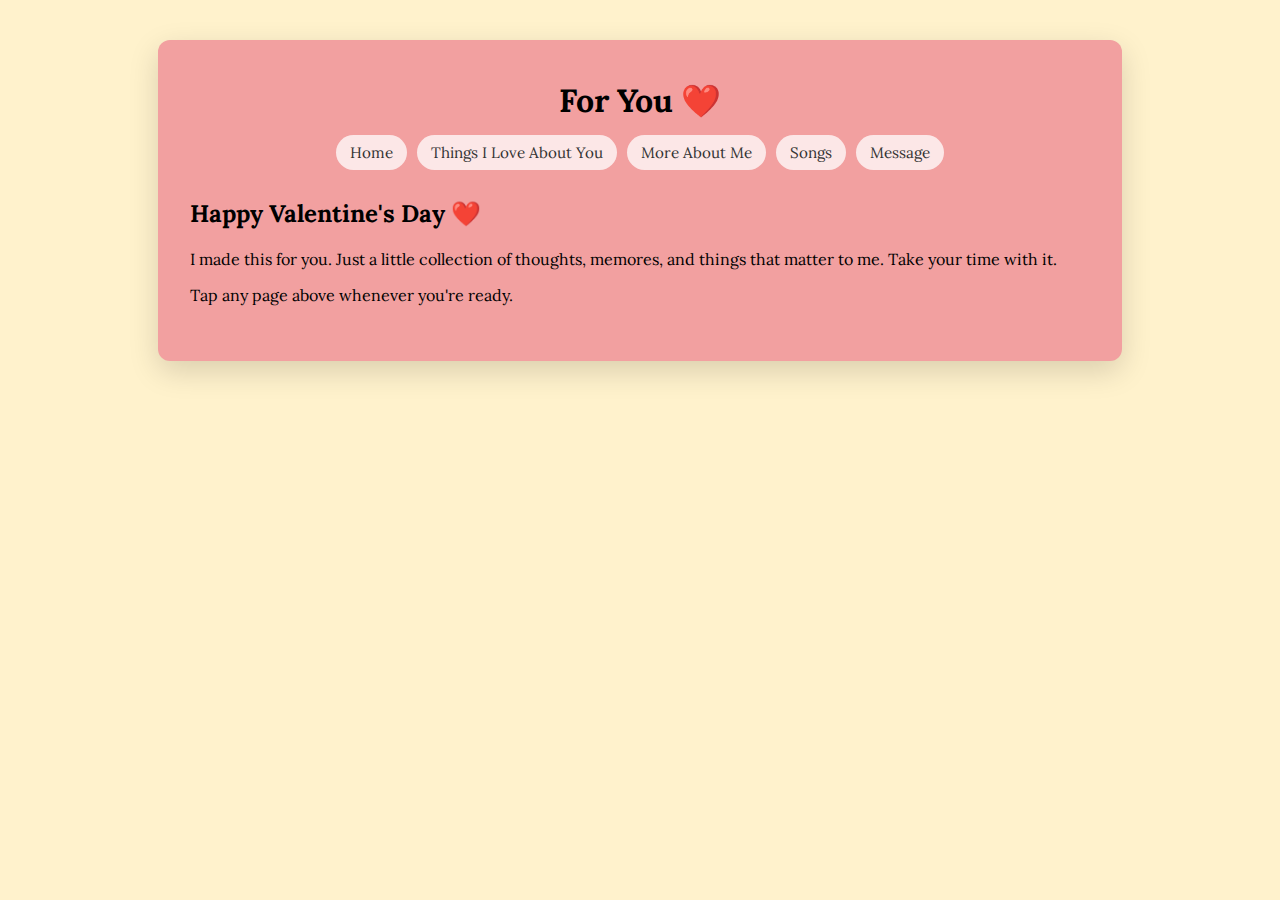
<file: index.html>
<!DOCTYPE html>
<html lang="en">
<head>
    <meta charset="UTF-8">
    <meta name="viewport" content="width=device-width, initial-scale=1.0">
    <title>Valentine's Day ❤️</title>
    <link rel="stylesheet" href="css/styles.css">
    <link rel="preconnect" href="https://fonts.googleapis.com">
    <link rel="preconnect" href="https://fonts.gstatic.com" crossorigin>
    <link href="https://fonts.googleapis.com/css2?family=Lora:wght@400;600&display=swap" rel="stylesheet">
</head>

<body>
    <div class="page">

        <header>
            <h1>For You ❤️</h1>
            <nav class="tabs">
                <a href="index.html" >Home</a>
                <a href="pages/things-i-love.html">Things I Love About You</a>
                <a href="pages/more-about-me.html">More About Me</a>
                <a href="pages/songs.html">Songs</a>
                <a href="pages/message.html">Message</a>
            </nav>
        </header>

        <main>
            <h2 class="home-title">Happy Valentine's Day ❤️</h2>

            <p class="intro">
                I made this for you. Just a little collection of thoughts, memores, and things that matter to me.
                Take your time with it.
            </p>

            <p class="small-note">
                Tap any page above whenever you're ready.
            </p>
        </main>
    </div>
</body>
</html>
</file>
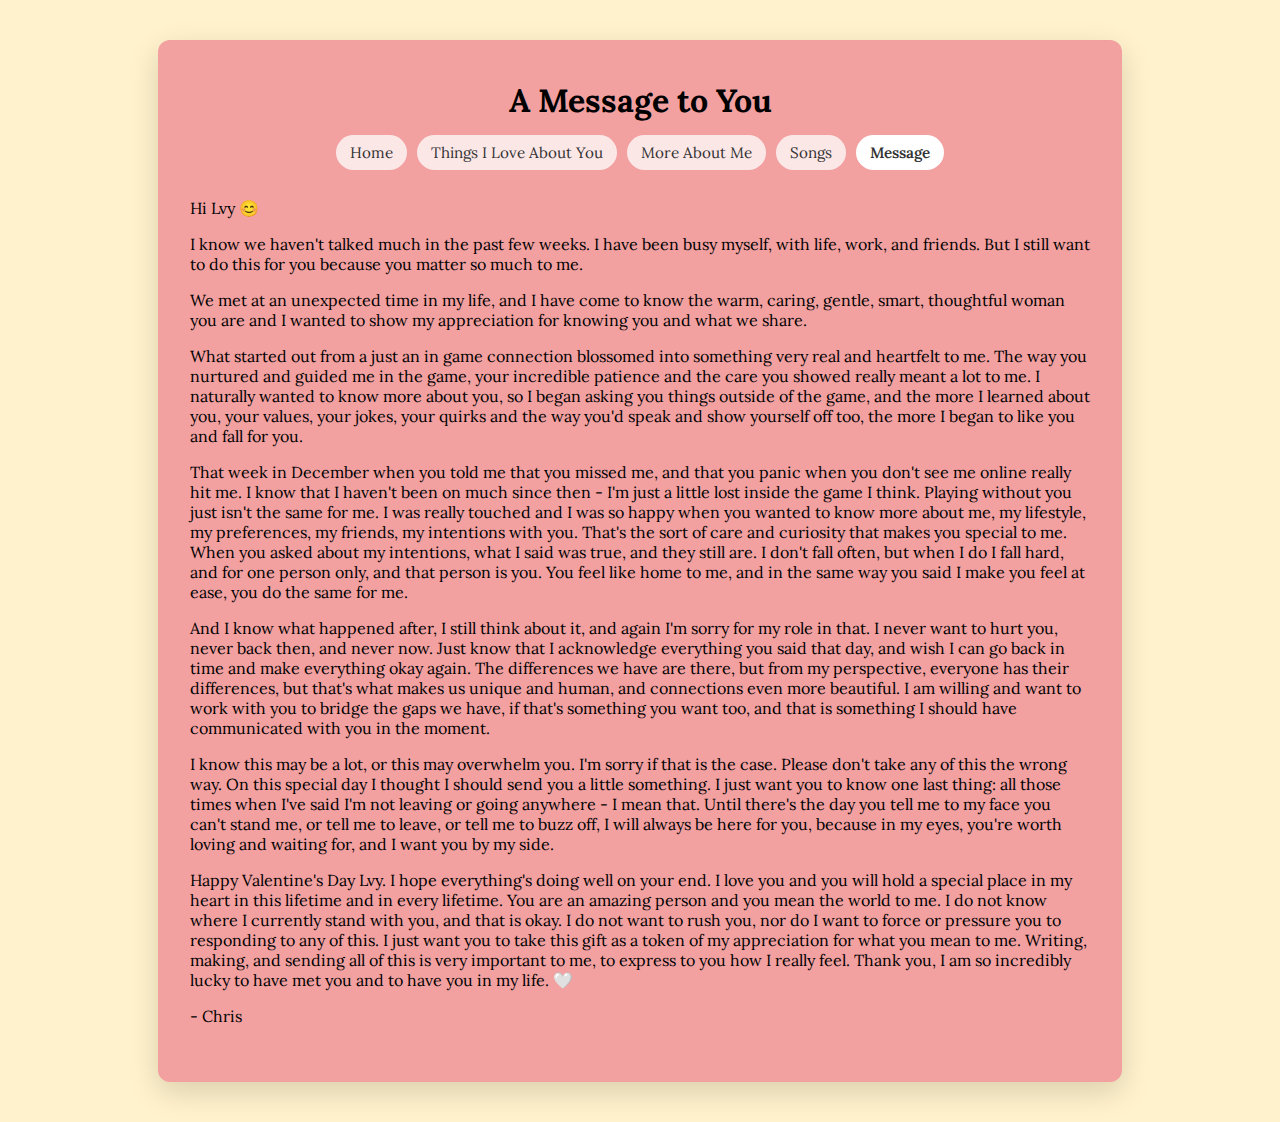
<file: pages/message.html>
<!DOCTYPE html>
<html lang="en">
<head>
    <meta charset="UTF-8">
    <meta name="viewport" content="width=device-width, initial-scale=1.0">
    <title>Valentine's Day ❤️</title>
    <link rel="stylesheet" href="../css/styles.css">
    <link rel="preconnect" href="https://fonts.googleapis.com">
    <link rel="preconnect" href="https://fonts.gstatic.com" crossorigin>
    <link href="https://fonts.googleapis.com/css2?family=Lora:wght@400;600&display=swap" rel="stylesheet">
</head>

<body>
    <div class="page">

        <header>
            <h1>A Message to You</h1>
            <nav class="tabs">
                <a href="../index.html">Home</a>
                <a href="things-i-love.html">Things I Love About You</a>
                <a href="more-about-me.html">More About Me</a>
                <a href="songs.html">Songs</a>
                <a href="message.html" class="active">Message</a>
            </nav>
        </header>

        <main>
            <section class="message">
                <p>
                    Hi Lvy 😊
                </p>

                <p>
                    I know we haven't talked much in the past few weeks. I have been busy myself, with life, work, and friends. But I still want to do this for you because you matter so much to me.
                </p>

                <p>
                    We met at an unexpected time in my life, and I have come to know the warm, caring, gentle, smart, thoughtful woman you are and I wanted to show my appreciation for knowing you and what we share.
                </p>

                <p>
                    What started out from a just an in game connection blossomed into something very real and heartfelt to me. The way you nurtured and guided me in the game, your incredible patience and the care you showed really meant a lot to me. I naturally wanted to know more about you, so I began asking you things outside of the game, and the more I learned about you, your values, your jokes, your quirks and the way you'd speak and show yourself off too, the more I began to like you and fall for you.
                </p>

                <p>
                    That week in December when you told me that you missed me, and that you panic when you don't see me online really hit me. I know that I haven't been on much since then - I'm just a little lost inside the game I think. Playing without you just isn't the same for me. I was really touched and I was so happy when you wanted to know more about me, my lifestyle, my preferences, my friends, my intentions with you. That's the sort of care and curiosity that makes you special to me. When you asked about my intentions, what I said was true, and they still are. I don't fall often, but when I do I fall hard, and for one person only, and that person is you. You feel like home to me, and in the same way you said I make you feel at ease, you do the same for me.
                </p>

                <p>
                    And I know what happened after, I still think about it, and again I'm sorry for my role in that. I never want to hurt you, never back then, and never now. Just know that I acknowledge everything you said that day, and wish I can go back in time and make everything okay again. The differences we have are there, but from my perspective, everyone has their differences, but that's what makes us unique and human, and connections even more beautiful. I am willing and want to work with you to bridge the gaps we have, if that's something you want too, and that is something I should have communicated with you in the moment.
                </p>

                <p>
                    I know this may be a lot, or this may overwhelm you. I'm sorry if that is the case. Please don't take any of this the wrong way. On this special day I thought I should send you a little something. I just want you to know one last thing: all those times when I've said I'm not leaving or going anywhere - I mean that. Until there's the day you tell me to my face you can't stand me, or tell me to leave, or tell me to buzz off, I will always be here for you, because in my eyes, you're worth loving and waiting for, and I want you by my side.
                </p>

                <p>
                    Happy Valentine's Day Lvy. I hope everything's doing well on your end. I love you and you will hold a special place in my heart in this lifetime and in every lifetime. You are an amazing person and you mean the world to me. I do not know where I currently stand with you, and that is okay. I do not want to rush you, nor do I want to force or pressure you to responding to any of this. I just want you to take this gift as a token of my appreciation for what you mean to me. Writing, making, and sending all of this is very important to me, to express to you how I really feel. Thank you, I am so incredibly lucky to have met you and to have you in my life. 🤍
                </p>

                <p class="signature">
                    - Chris
                </p>
            </section>
        </main>
    </div>
</body>
</html>
</file>
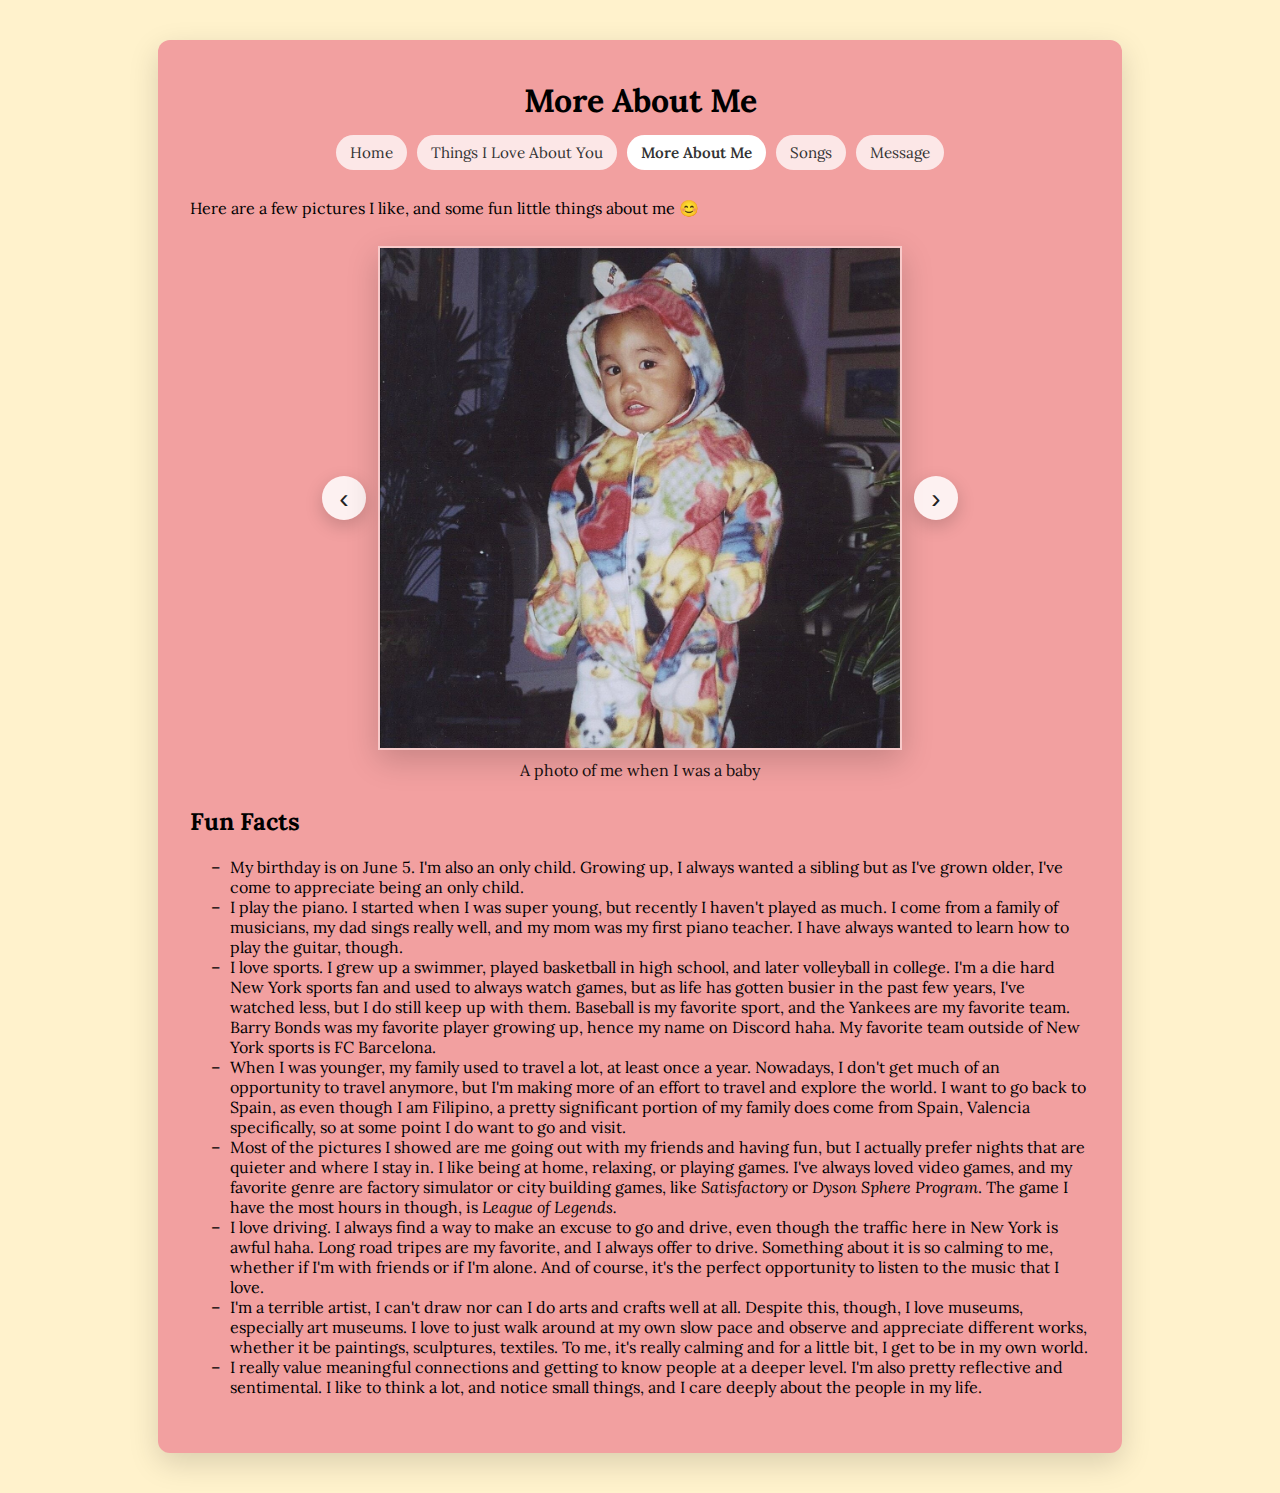
<file: pages/more-about-me.html>
<!DOCTYPE html>
<html lang="en">
<head>
    <meta charset="UTF-8">
    <meta name="viewport" content="width=device-width, initial-scale=1.0">
    <title>Valentine's Day ❤️</title>
    <link rel="stylesheet" href="../css/styles.css">
    <link rel="preconnect" href="https://fonts.googleapis.com">
    <link rel="preconnect" href="https://fonts.gstatic.com" crossorigin>
    <link href="https://fonts.googleapis.com/css2?family=Lora:wght@400;600&display=swap" rel="stylesheet">
</head>

<body>
    <div class="page">

        <header>
            <h1>More About Me</h1>
            <nav class="tabs">
                <a href="../index.html">Home</a>
                <a href="things-i-love.html">Things I Love About You</a>
                <a href="more-about-me.html" class="active">More About Me</a>
                <a href="songs.html">Songs</a>
                <a href="message.html">Message</a>
            </nav>
        </header>

        <main>
            <p class="intro">
                Here are a few pictures I like, and some fun little things about me 😊
            </p>

            <div class="slideshow" aria-label="Photo Slideshow">
                <button class="arrow" id="prev" type="button" aria-label="Previous Photo">‹</button>

                <div class="slide-frame">
                    <img id="slide" src="../images/me1.jpg" alt="Photo of me" loading="lazy"/>
                </div>

                <button class="arrow" id="next" type="button" aria-label="Next Photo">›</button>
            </div>

            <p class="caption" id="caption"></p>

            <h2>Fun Facts</h2>
            <ul class="fun-facts">

                <li>My birthday is on June 5. I'm also an only child. Growing up, I always wanted a sibling but as I've grown older, I've come to appreciate being an only child.</li>

                <li>I play the piano. I started when I was super young, but recently I haven't played as much. I come from a family of musicians, my dad sings really well, and my mom was my first piano teacher. I have always wanted to learn how to play the guitar, though.</li>

                <li>I love sports. I grew up a swimmer, played basketball in high school, and later volleyball in college. I'm a die hard New York sports fan and used to always watch games, but as life has gotten busier in the past few years, I've watched less, but I do still keep up with them. Baseball is my favorite sport, and the Yankees are my favorite team. Barry Bonds was my favorite player growing up, hence my name on Discord haha. My favorite team outside of New York sports is FC Barcelona.</li>

                <li>When I was younger, my family used to travel a lot, at least once a year. Nowadays, I don't get much of an opportunity to travel anymore, but I'm making more of an effort to travel and explore the world. I want to go back to Spain, as even though I am Filipino, a pretty significant portion of my family does come from Spain, Valencia specifically, so at some point I do want to go and visit.</li>

                <li>Most of the pictures I showed are me going out with my friends and having fun, but I actually prefer nights that are quieter and where I stay in. I like being at home, relaxing, or playing games. I've always loved video games, and my favorite genre are factory simulator or city building games, like <em>Satisfactory</em> or <em>Dyson Sphere Program</em>. The game I have the most hours in though, is <em>League of Legends.</em></li>

                <li>I love driving. I always find a way to make an excuse to go and drive, even though the traffic here in New York is awful haha. Long road tripes are my favorite, and I always offer to drive. Something about it is so calming to me, whether if I'm with friends or if I'm alone. And of course, it's the perfect opportunity to listen to the music that I love.</li>

                <li>I'm a terrible artist, I can't draw nor can I do arts and crafts well at all. Despite this, though, I love museums, especially art museums. I love to just walk around at my own slow pace and observe and appreciate different works, whether it be paintings, sculptures, textiles. To me, it's really calming and for a little bit, I get to be in my own world.</li>

                <li>I really value meaningful connections and getting to know people at a deeper level. I'm also pretty reflective and sentimental. I like to think a lot, and notice small things, and I care deeply about the people in my life.</li>

            </ul>

            <script>
                const photos = [
                    { src: "../images/me1.jpg", caption: "A photo of me when I was a baby", pos: "50% 40%"},
                    { src: "../images/me2.jpg", caption: "Me and my roommates during my senior year of college"},
                    { src: "../images/me3.jpg", caption: "Me and my college friends went to the beach a fair amount, and this is one of my favorite pictures of us on the way there", pos:"50% 10%"},
                    { src: "../images/me4.jpg", caption: "This is me and one of my Korean roommates, Wesley. As you can see, I get bad Asian glow when I drink, my face is super red hahaha"},
                    { src: "../images/me5.jpg", caption: "My friends and I went to support our roommates event for Hawaii club. The food there was delicious.", pos: "20% 50%"},
                    { src: "../images/me6.jpg", caption: "Most of my college friends are a year younger than me. I visited them a year after I graduated for their graduation, and we got one last photo together. The guy with his arm around me is my other Korean roommate, Logan, who was probably my best friend my senior year."},
                    { src: "../images/me7.jpg", caption: "This is a photo Logan took of me during my graduation.", pos: "50% 60%"},
                    { src: "../images/me8.jpg", caption: "Two years ago, I was a T-Rex for Halloween! This is me in my onesie."},
                    { src: "../images/me9.jpg", caption: "A photo of me and some of my friends from home during a Christmas party."},
                    { src: "../images/me10.jpg", caption: "This is me and my best friends. The guy to the left of me with sunglasses is Stefan, my best friend. The girl in the front with the brown shirt and white shorts is Janielle, to her right is Annie, and the girl crouched is Joanna. These are my cloest friends. The other two guys to the right of me are Ethan (left) and Rafi (right), and the other girl all the way to the left is Andrea. We've all known each other since middle school, so over 13 years now!"},
                    { src: "../images/me11.jpg", caption: "Me and Stefan laughing during Secret Santa last year, with Annie taking a picture of us."},
                    { src: "../images/me12.jpg", caption: "Me a few years ago during Oktoberfest (I did not drink all of these beers by the way, my friends made me hold them for the picture hahaha)"},
                ];

                let i = 0;
                const img = document.getElementById("slide");
                const cap = document.getElementById("caption");

                function render() {
                    img.src = photos[i].src;
                    cap.textContent = photos[i].caption || "";
                    img.style.objectPosition = photos[i].pos || "center";
                }

                document.getElementById("prev").addEventListener("click", () => {
                    i = (i - 1 + photos.length) % photos.length;
                    render();
                });

                document.getElementById("next").addEventListener("click", () => {
                    i = (i + 1) % photos.length;
                    render();
                });

                render();
            </script>
        </main>
    </div>
</body>
</html>
</file>
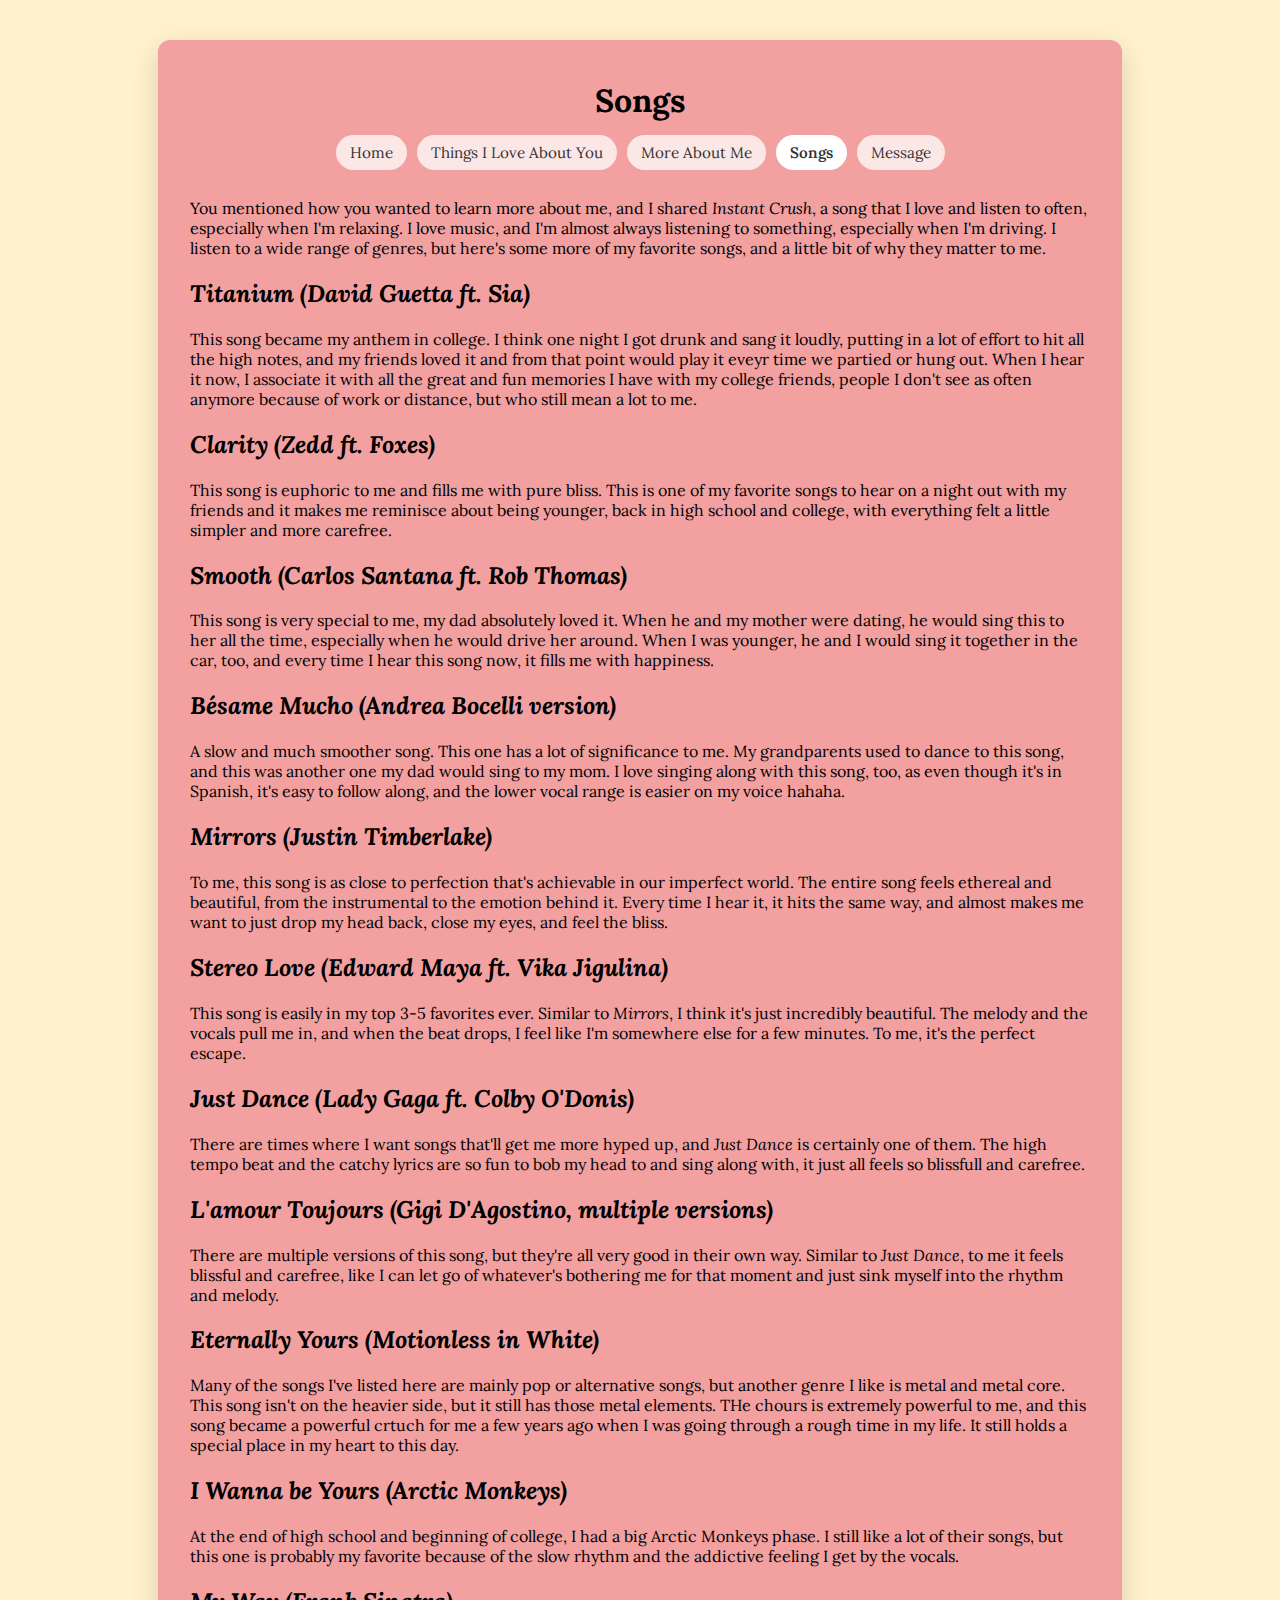
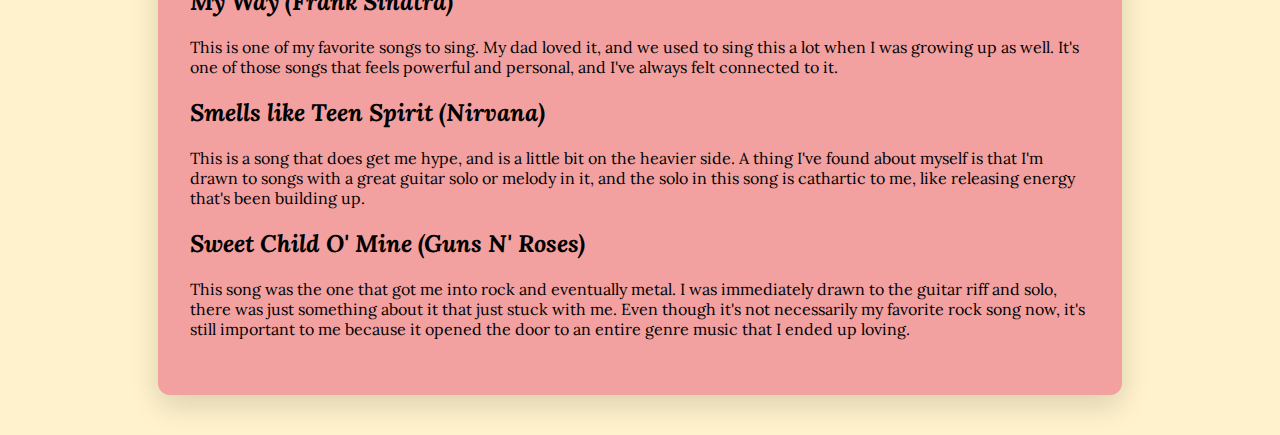
<file: pages/songs.html>
<!DOCTYPE html>
<html lang="en">
<head>
    <meta charset="UTF-8">
    <meta name="viewport" content="width=device-width, initial-scale=1.0">
    <title>Valentine's Day ❤️</title>
    <link rel="stylesheet" href="../css/styles.css">
    <link rel="preconnect" href="https://fonts.googleapis.com">
    <link rel="preconnect" href="https://fonts.gstatic.com" crossorigin>
    <link href="https://fonts.googleapis.com/css2?family=Lora:wght@400;600&display=swap" rel="stylesheet">
</head>

<body>
    <div class="page">

        <header>
            <h1>Songs</h1>
            <nav class="tabs">
                <a href="../index.html">Home</a>
                <a href="things-i-love.html">Things I Love About You</a>
                <a href="more-about-me.html">More About Me</a>
                <a href="songs.html" class="active">Songs</a>
                <a href="message.html">Message</a>
            </nav>
        </header>

        <main>
            
            <p class="intro">
                You mentioned how you wanted to learn more about me, and I shared <em>Instant Crush</em>, a song that I love and listen to often, especially when I'm relaxing. I love music, and I'm almost always listening to something, especially when I'm driving. I listen to a wide range of genres, but here's some more of my favorite songs, and a little bit of why they matter to me.
            </p>

            <section class="song">
            <h2><em>Titanium (David Guetta ft. Sia)</em></h2>
            <p>
                This song became my anthem in college. I think one night I got drunk and sang it loudly, putting in a lot of effort to hit all the high notes, and my friends loved it and from that point would play it eveyr time we partied or hung out. When I hear it now, I associate it with all the great and fun memories I have with my college friends, people I don't see as often anymore because of work or distance, but who still mean a lot to me.
            </p>
            </section>

            <section class="song">
            <h2><em>Clarity (Zedd ft. Foxes)</em></h2>
            <p>
                This song is euphoric to me and fills me with pure bliss. This is one of my favorite songs to hear on a night out with my friends and it makes me reminisce about being younger, back in high school and college, with everything felt a little simpler and more carefree.
            </p>
            </section>

            <section class="song">
            <h2><em>Smooth (Carlos Santana ft. Rob Thomas)</em></h2>
            <p>
                This song is very special to me, my dad absolutely loved it. When he and my mother were dating, he would sing this to her all the time, especially when he would drive her around. When I was younger, he and I would sing it together in the car, too, and every time I hear this song now, it fills me with happiness.
            </p>
            </section>

            <section class="song">
            <h2><em>Bésame Mucho (Andrea Bocelli version)</em></h2>
            <p>
                A slow and much smoother song. This one has a lot of significance to me. My grandparents used to dance to this song, and this was another one my dad would sing to my mom. I love singing along with this song, too, as even though it's in Spanish, it's easy to follow along, and the lower vocal range is easier on my voice hahaha.
            </p>
            </section>

            <section class="song">
            <h2><em>Mirrors (Justin Timberlake)</em></h2>
            <p>
                To me, this song is as close to perfection that's achievable in our imperfect world. The entire song feels ethereal and beautiful, from the instrumental to the emotion behind it. Every time I hear it, it hits the same way, and almost makes me want to just drop my head back, close my eyes, and feel the bliss.
            </p>
            </section>

            <section class="song">
            <h2><em>Stereo Love (Edward Maya ft. Vika Jigulina)</em></h2>
            <p>
                This song is easily in my top 3-5 favorites ever. Similar to <em>Mirrors</em>, I think it's just incredibly beautiful. The melody and the vocals pull me in, and when the beat drops, I feel like I'm somewhere else for a few minutes. To me, it's the perfect escape.
            </p>
            </section>

            <section class="song">
            <h2><em>Just Dance (Lady Gaga ft. Colby O'Donis)</em></h2>
            <p>
                There are times where I want songs that'll get me more hyped up, and <em>Just Dance</em> is certainly one of them. The high tempo beat and the catchy lyrics are so fun to bob my head to and sing along with, it just all feels so blissfull and carefree.
            </p>
            </section>

            <section class="song">
            <h2><em>L'amour Toujours (Gigi D'Agostino, multiple versions)</em></h2>
            <p>
                There are multiple versions of this song, but they're all very good in their own way. Similar to <em>Just Dance</em>, to me it feels blissful and carefree, like I can let go of whatever's bothering me for that moment and just sink myself into the rhythm and melody.
            </p>
            </section>

            <section class="song">
            <h2><em>Eternally Yours (Motionless in White)</em></h2>
            <p>
                Many of the songs I've listed here are mainly pop or alternative songs, but another genre I like is metal and metal core. This song isn't on the heavier side, but it still has those metal elements. THe chours is extremely powerful to me, and this song became a powerful crtuch for me a few years ago when I was going through a rough time in my life. It still holds a special place in my heart to this day.
            </p>
            </section>

            <section class="song">
            <h2><em>I Wanna be Yours (Arctic Monkeys)</em></h2>
            <p>
                At the end of high school and beginning of college, I had a big Arctic Monkeys phase. I still like a lot of their songs, but this one is probably my favorite because of the slow rhythm and the addictive feeling I get by the vocals.
            </p>
            </section>

            <section class="song">
            <h2><em>My Way (Frank Sinatra)</em></h2>
            <p>
                This is one of my favorite songs to sing. My dad loved it, and we used to sing this a lot when I was growing up as well. It's one of those songs that feels powerful and personal, and I've always felt connected to it.
            </p>
            </section>

            <section class="song">
            <h2><em>Smells like Teen Spirit (Nirvana)</em></h2>
            <p>
                This is a song that does get me hype, and is a little bit on the heavier side. A thing I've found about myself is that I'm drawn to songs with a great guitar solo or melody in it, and the solo in this song is cathartic to me, like releasing energy that's been building up.
            </p>
            </section>

            <section class="song">
            <h2><em>Sweet Child O' Mine (Guns N' Roses)</em></h2>
            <p>
                This song was the one that got me into rock and eventually metal. I was immediately drawn to the guitar riff and solo, there was just something about it that just stuck with me. Even though it's not necessarily my favorite rock song now, it's still important to me because it opened the door to an entire genre music that I ended up loving.
            </p>
            </section>
        </main>
    </div>
</body>
</html>
</file>
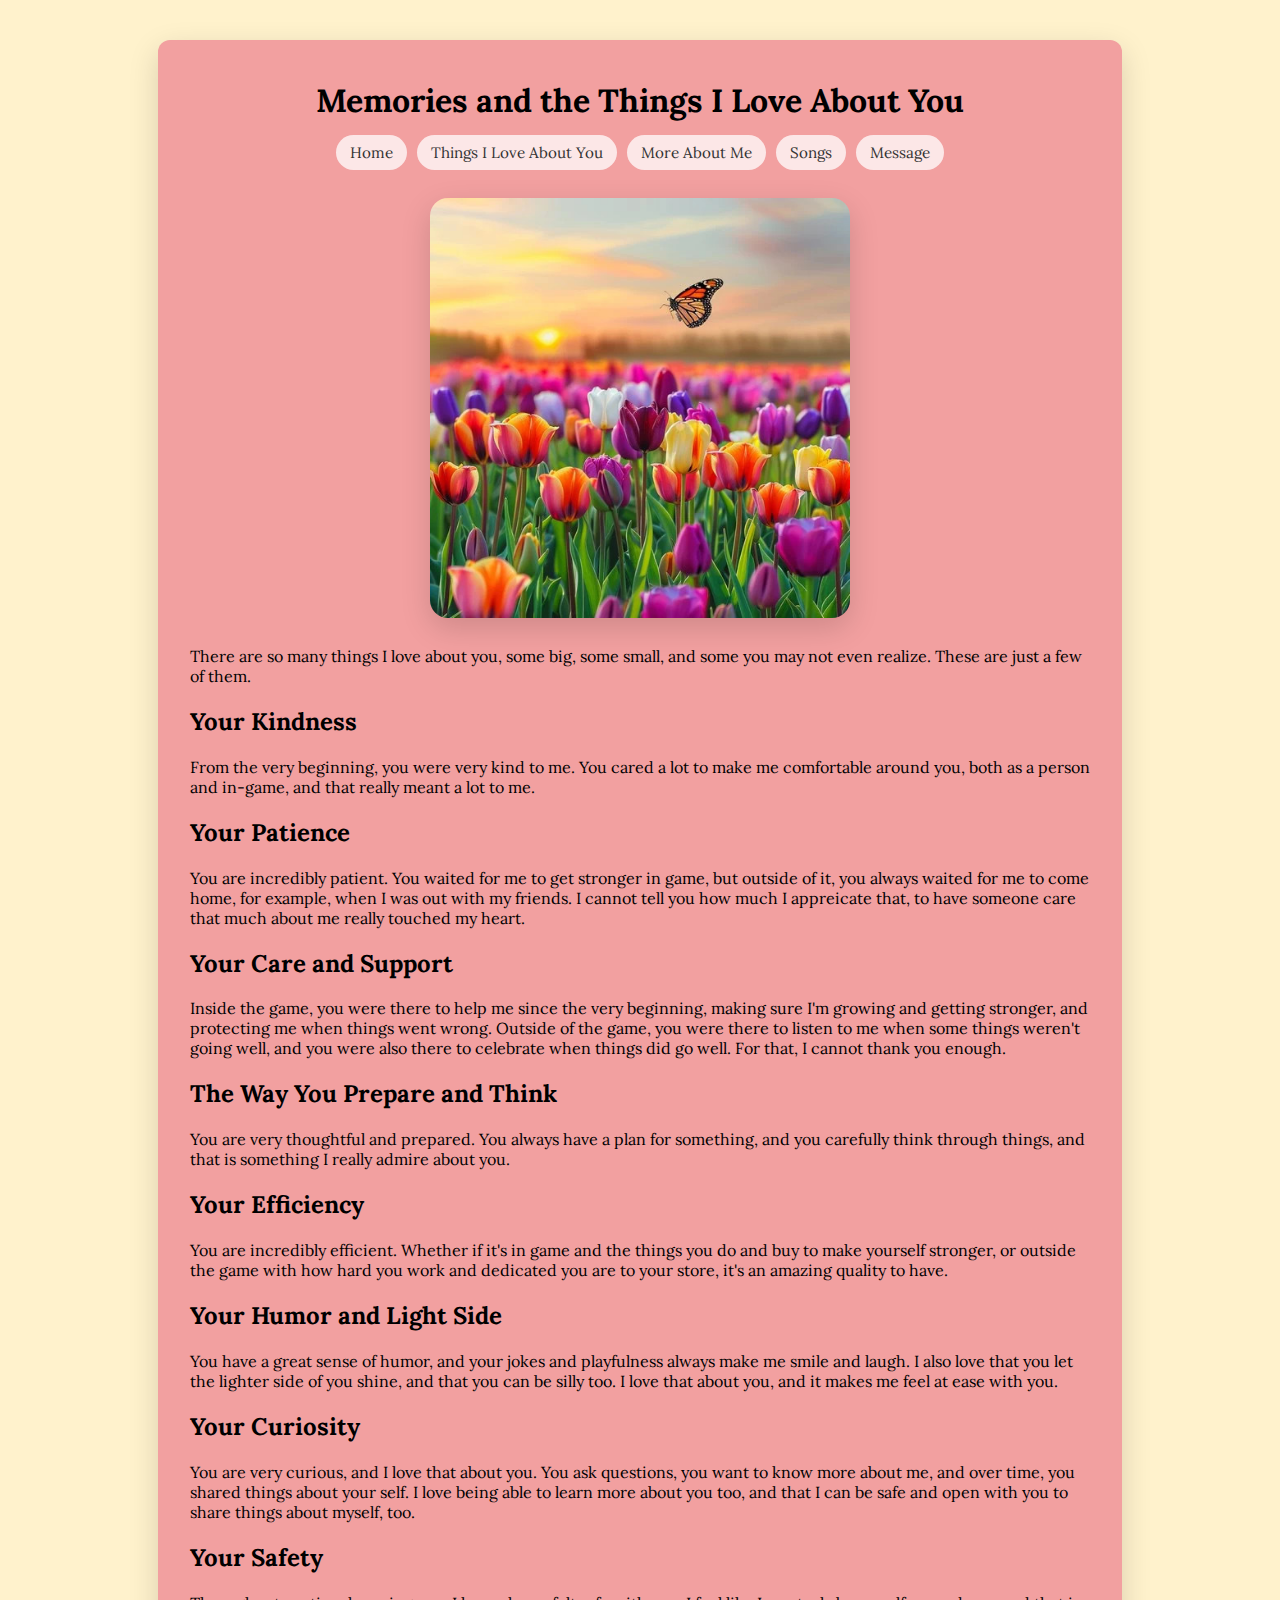
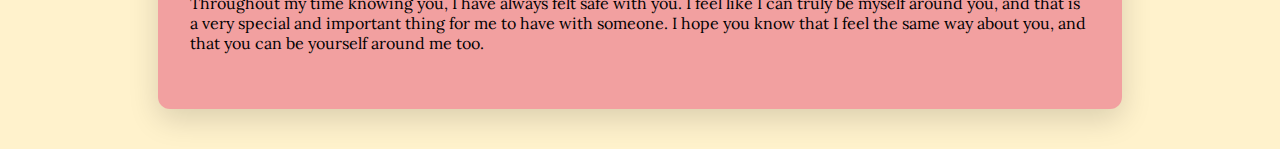
<file: pages/things-i-love.html>
<!DOCTYPE html>
<html lang="en">
<head>
    <meta charset="UTF-8">
    <meta name="viewport" content="width=device-width, initial-scale=1.0">
    <title>Valentine's Day ❤️</title>
    <link rel="stylesheet" href="../css/styles.css">
    <link rel="preconnect" href="https://fonts.googleapis.com">
    <link rel="preconnect" href="https://fonts.gstatic.com" crossorigin>
    <link href="https://fonts.googleapis.com/css2?family=Lora:wght@400;600&display=swap" rel="stylesheet">
</head>

<body>
    <div class="page">

        <header>
            <h1>Memories and the Things I Love About You</h1>
            <nav class="tabs">
                <a href="../index.html">Home</a>
                <a href="things-i-love.html" >Things I Love About You</a>
                <a href="more-about-me.html">More About Me</a>
                <a href="songs.html">Songs</a>
                <a href="message.html">Message</a>
            </nav>
        </header>

        <main>
            <img class="hero-image" src="../images/her.jpg" alt="Tulips"/>

            <p class="intro">
                There are so many things I love about you, some big, some small, and some you may not even realize. These are just a few of them.
            </p>

            <section class="love-item">
                <h2>Your Kindness</h2>
                <p>
                    From the very beginning, you were very kind to me. You cared a lot to make me comfortable around you, both as a person and in-game, and that really meant a lot to me.
                </p>

                <h2>Your Patience</h2>
                <p>
                    You are incredibly patient. You waited for me to get stronger in game, but outside of it, you always waited for me to come home, for example, when I was out with my friends. I cannot tell you how much I appreicate that, to have someone care that much about me really touched my heart.
                </p>

                <h2>Your Care and Support</h2>
                <p>
                    Inside the game, you were there to help me since the very beginning, making sure I'm growing and getting stronger, and protecting me when things went wrong. Outside of the game, you were there to listen to me when some things weren't going well, and you were also there to celebrate when things did go well. For that, I cannot thank you enough.
                </p>

                <h2>The Way You Prepare and Think</h2>
                <p>
                    You are very thoughtful and prepared. You always have a plan for something, and you carefully think through things, and that is something I really admire about you. 
                </p>

                <h2>Your Efficiency</h2>
                <p>
                    You are incredibly efficient. Whether if it's in game and the things you do and buy to make yourself stronger, or outside the game with how hard you work and dedicated you are to your store, it's an amazing quality to have.
                </p>

                <h2>Your Humor and Light Side</h2>
                <p>
                    You have a great sense of humor, and your jokes and playfulness always make me smile and laugh. I also love that you let the lighter side of you shine, and that you can be silly too. I love that about you, and it makes me feel at ease with you.
                </p>

                <h2>Your Curiosity</h2>
                <p>
                    You are very curious, and I love that about you. You ask questions, you want to know more about me, and over time, you shared things about your self. I love being able to learn more about you too, and that I can be safe and open with you to share things about myself, too.
                </p>

                <h2>Your Safety</h2>
                <p>
                    Throughout my time knowing you, I have always felt safe with you. I feel like I can truly be myself around you, and that is a very special and important thing for me to have with someone. I hope you know that I feel the same way about you, and that you can be yourself around me too.
                </p>
            </section>
        </main>
    </div>
</body>
</html>
</file>
<file: css/styles.css>
body {
    font-family: 'Lora', serif;
}

body {
  margin: 0;
  background-color: #fff2cc; /* cream background */
  font-family: 'Lora', serif;
}

/* the inner card */
.page {
  max-width: 900px;
  margin: 40px auto;
  padding: 40px 32px;
  background-color: #f2a0a0; /* pink card */
  border-radius: 12px;
  box-shadow: 0 10px 30px rgba(0,0,0,0.15);
}

/* responsive */
@media (max-width: 600px) {
  .page {
    margin: 20px 12px;
    padding: 24px 18px;
  }
}

header {
  text-align: center;
  margin-bottom: 28px;
}

header h1 {
  margin: 0 0 14px;
}

.tabs {
  display: flex;
  justify-content: center;
  flex-wrap: wrap;
  gap: 10px;
}

.tabs a {
  text-decoration: none;
  padding: 8px 14px;
  border-radius: 999px;

  background: rgba(255, 255, 255, 0.75);
  color: #333;
  font-size: 0.95rem;

  transition: background 0.2s ease, transform 0.15s ease;
}

.tabs a:hover {
  background: rgba(255, 255, 255, 0.95);
  transform: translateY(-1px);
}

.tabs a.active {
  background: #ffffff;
  font-weight: 600;
}

.hero-image {
  display: block;
  margin: 0 auto 28px;
  max-width: 420px;
  width: 100%;
  border-radius: 18px;
  box-shadow: 0 10px 30px rgba(0,0,0,0.15);
}

.slideshow {
  display: flex;
  align-items: center;
  justify-content: center;
  gap: 12px;
  margin: 28px 0 10px;
}

.slide-frame {
  width: min(520px, 80vw);
  height: 500px;              
  overflow: hidden;
  box-shadow: 0 10px 30px rgba(0,0,0,0.18);
  border: 2px solid rgba(255,255,255,0.35);
  background: rgba(255,255,255,0.15); /* subtle fallback while loading */
}

.slide-frame img {
  width: 100%;
  height: 100%;
  object-fit: cover;          
  object-position: center;   
  display: block;
}

.arrow {
  border: none;
  border-radius: 999px;
  width: 44px;
  height: 44px;
  font-size: 28px;
  line-height: 44px;
  text-align: center;
  cursor: pointer;
  background: rgba(255,255,255,0.85);
  color: #222;
  box-shadow: 0 6px 18px rgba(0,0,0,0.18);
}

.caption {
  text-align: center;
  opacity: 0.9;
  margin: 0 0 26px;
}

.fun-facts {
  list-style-type: "–  ";
}
</file>
